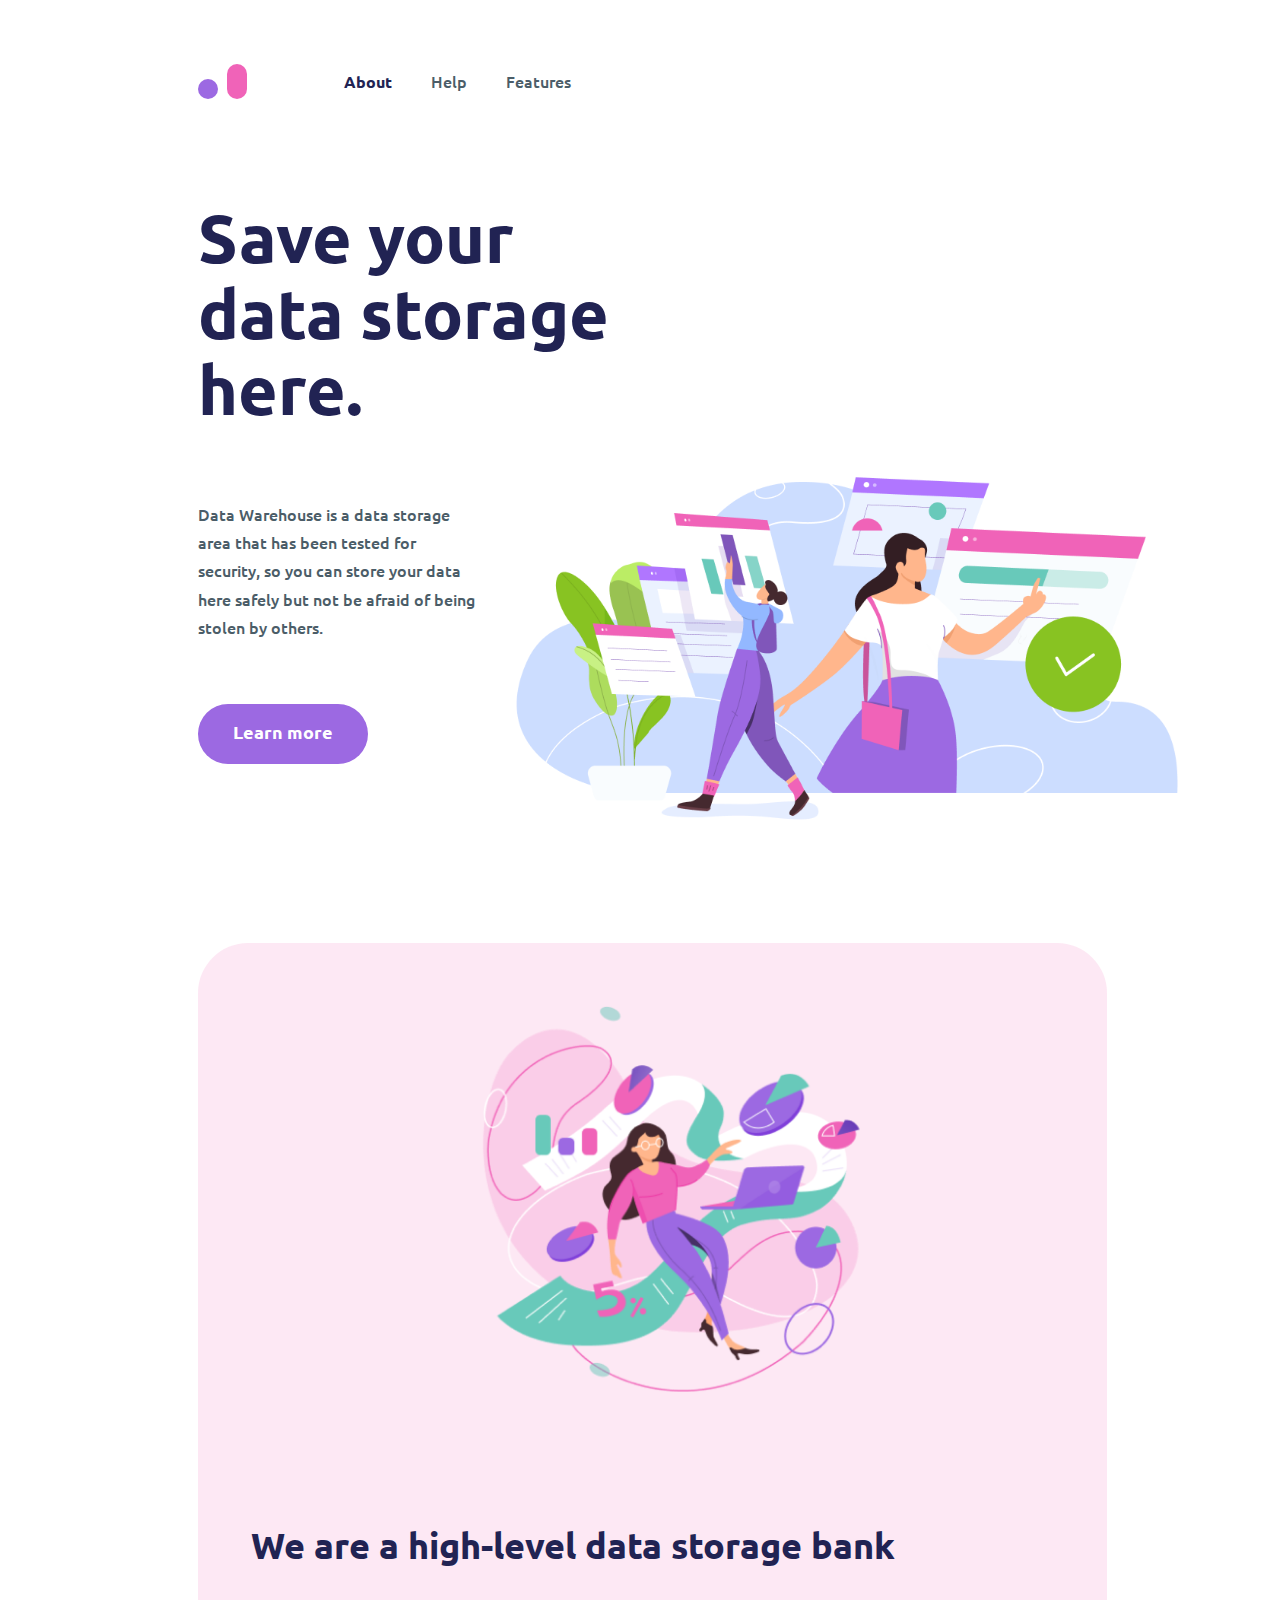
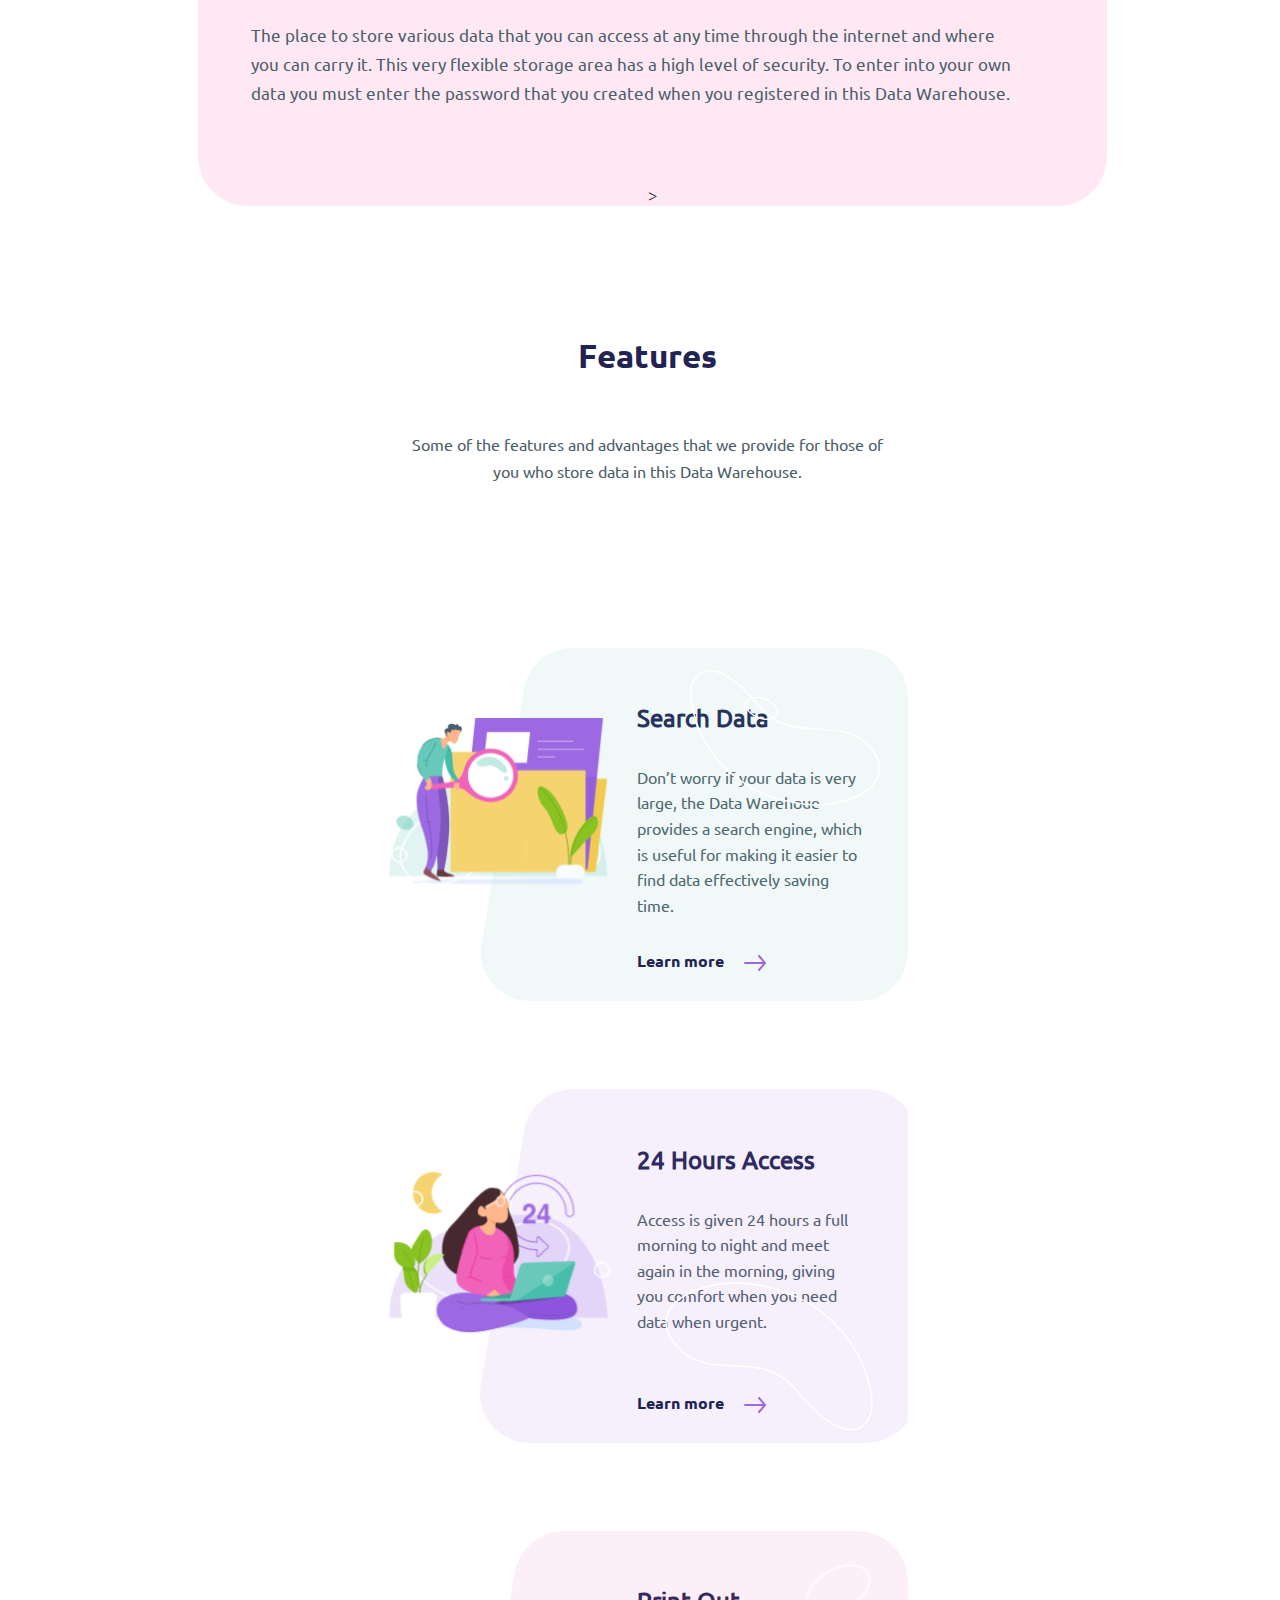
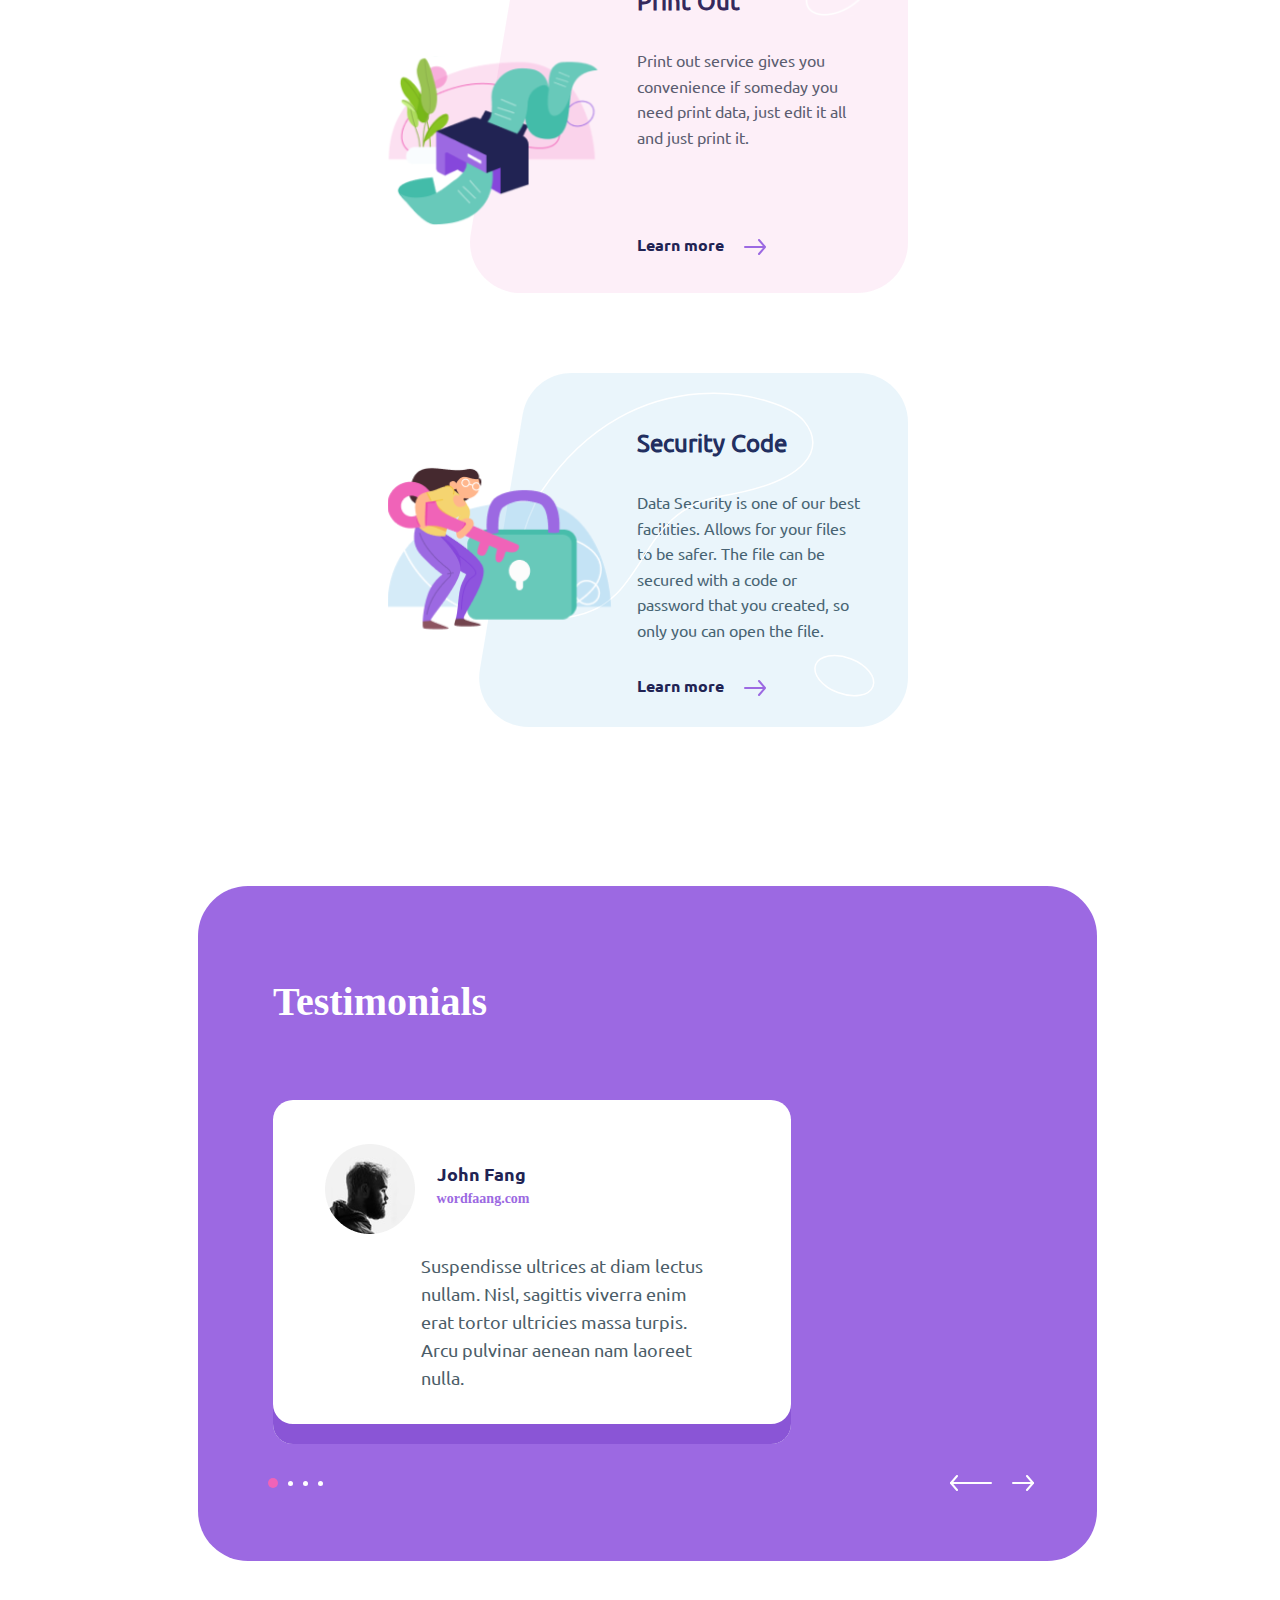
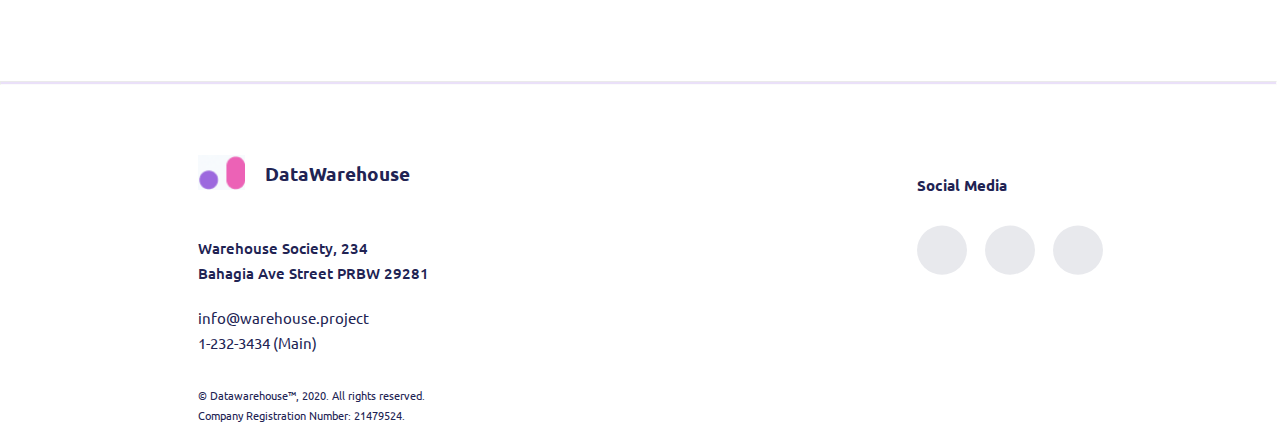
<file: module1/index.html>
<!DOCTYPE html>
<head>
    <title>Warehouse - Save your data storage here.</title>
    <meta charset="UTF-8">
    <meta name="description" content="Data Warehouse is a data storage area that has been
    tested for security, so you can store your data here
    safely but not be afraid of being stolen by others.">
    <meta name="keywords" content="warehouse, save, data, security, storage, area">
    <meta name="viewport" content="width=device-width, initial-scale=1.0, minimum-scale=1.0, maximum-scale=1.0, user-scalable=no">
    <link rel="shortcut icon" href="img/icon/favicon.png" type="image/png">
    <link rel="stylesheet" href="fonts.css">
    <link rel="stylesheet" href="favicon_model.css">
    <link rel="stylesheet" href="introduction_page.css">
    <link rel="stylesheet" href="header_and_nav.css">
    <link rel="stylesheet" href="who_are_we_page.css">
    <link rel="stylesheet" href="features_page.css">
    <link rel="stylesheet" href="testimonials_page.css">
    <link rel="stylesheet" href="footer_page.css">
</head>
<body>
    <div class="container">
        <div class="header_and_nav">
            <header>     
                <div class="favicon">
                    <div class="circle_element"></div>
                    <div class="oval_element"></div>
                </div>
            </header>
            <nav>
                <a class="highlighted_text" href="">About</a>
                <a href="">Help</a>
                <a href="">Features</a>
            </nav>
        </div>
        <article>  
            <section class="introduction_grid_container">
                <div class="introduction_page_container">
                    <h1 class="highlighted_text">Save your data storage here.</h1>
                    <p class="usual_text_font">Data Warehouse is a data storage area that has been
                        tested for security, so you can store your data here
                        safely but not be afraid of being stolen by others.</p>
                        <div class="general_learnmore_button"><a class="highlighted_text" href="">Learn more</a></div>                  
                </div>
                 <img class="introduction_img" src="img/content_image/image1.png" alt="representable_image">   
        </section>
        <section class="who_are_we_container">
            <img class="who_are_we_image"src="img/content_image/image2.png" alt="satisfied_woman">
            <div class="text_container">
                <h3 class="highlighted_text">We are a high-level data storage bank</h3>
                <p class="usual_text_font">The place to store various data that you can access at any time through the internet  and where you can carry it. 
                    This very flexible storage area has a high level of security. 
                    To enter into your own data you must enter the password that you created when you registered in this Data Warehouse. </p>
            </div>>
        </section>
        <section class="features_page_container" >
            <div class="features_page_introduction">
                <h3 class="highlighted_text">Features</h3>
                <p class="usual_text_font">Some of the features and advantages that we provide for those of you who store data in this Data Warehouse.</p>
            </div>
            <div class="cards">
                <div class="card highlighted_text">
                    <img class="background" src="img/content_image/features_images/feature_figure1.svg" alt="beatiful cloud">
                    <div class="feature_text">
                        <h4 class="highlighted_text">Search Data</h4>
                        <p class="usual_text_font">Don’t worry if your data is very large, the Data Warehoue provides a search engine, 
                            which is useful for making it easier to find data effectively saving time.</p>
                        <div class="feature_learnmore_button highlighted_text">
                            <a class="highlighted_text" href="">
                                Learn more <img class="arrow" src="img/content_image/features_images/Learnmore_arrow_button.svg" alt="arrow_link">
                            </a> 
                        </div>
                    </div>                                       
                </div>
                <div class="card highlighted_text">
                    <img class="background" src="img/content_image/features_images/feature_figure2.svg" alt="beatiful cloud">
                    <div class="feature_text">
                        <h4 class="highlighted_text">24 Hours Access</h4>
                        <p class="usual_text_font">Access is given 24 hours a full morning to night and
                            meet again in the morning, giving you comfort when
                            you need data when urgent.</p>
                        <div class="feature_learnmore_button highlighted_text">
                            <a class="highlighted_text" href="">
                                Learn more <img class="arrow" src="img/content_image/features_images/Learnmore_arrow_button.svg" alt="arrow_link">
                            </a> 
                        </div>
                    </div>                              
                </div>
                <div class="card highlighted_text">
                    <img class="background" src="img/content_image/features_images/feature_figure3.svg" alt="beatiful cloud">
                    <div class="feature_text">
                        <h4 class="highlighted_text">Print Out</h4>
                        <p class="usual_text_font">Print out service gives you convenience if someday
                            you need print data, just edit it all and just print it.</p>
                        <div class="feature_learnmore_button highlighted_text">
                            <a class="highlighted_text" href="">
                                Learn more <img class="arrow" src="img/content_image/features_images/Learnmore_arrow_button.svg" alt="arrow_link">
                            </a> 
                        </div>
                    </div>                                       
                </div>
                <div class="card highlighted_text">
                    <img class="background" src="img/content_image/features_images/feature_figure4.svg" alt="beatiful cloud">
                    <div class="feature_text">
                        <h4 class="highlighted_text">Security Code</h4>
                        <p class="usual_text_font">Data Security is one of our best facilities. Allows for your files
                            to be safer. The file can be secured with a code or password that 
                            you created, so only you can open the file.</p>
                        <div class="feature_learnmore_button highlighted_text">
                            <a class="highlighted_text" href="">
                                Learn more <img class="arrow" src="img/content_image/features_images/Learnmore_arrow_button.svg" alt="arrow_link">
                            </a> 
                        </div>
                    </div>                                        
                </div>
            </div>
        </section>
        <section class="testimonials_container">
            <h4 class="testimonials_header">Testimonials</h4>
            <div class="testimonials_card">
                <img class="photo" src="img/content_image/testimonials_images/john_fang_card.png" alt="author_photo">
                <div class="author_information">
                    <h5 class="testimonial_author_name highlighted_text">John Fang</h5>
                    <h6 class="testimonial_author_post">wordfaang.com</h6>
                </div>
                <p class="testimonial_text">Suspendisse ultrices at diam lectus nullam. 
                Nisl, sagittis viverra enim erat tortor ultricies massa turpis. 
                Arcu pulvinar aenean nam laoreet nulla.</p>
            </div>
            <div class="testimonials_nav">
                <div class="testimonials_left_slider"> 
                    <div class="point current_point"></div> <div class="point"></div> <div class="point"></div> <div class="point"></div> 
                </div>
                <div class="testimonials_right_slider"> 
                    <img src="img/content_image/testimonials_images/testimonials_rightslider_leftarrow.svg" alt="left_arrow_button">
                    <img src="img/content_image/testimonials_images/testimonials_rightslider_rightarrow.svg" alt="right_arrow_button">
                </div>
            </div> 
        </section>
    </article>
    <div class="line_container"><hr class="dividing_line"></div>
    <footer>
        <div class="left_footer_info">
            <div class="company_info">
                <img src="img/icon/favicon.png" alt="Logo">
                <h4 class="highlighted_text">DataWarehouse</h4>
            </div>
            <div class="contact_info">
                <p style="font-family: 'Ubuntu Medium';">Warehouse Society, 234
                Bahagia Ave Street PRBW 29281</p>
                <p>info@warehouse.project
                    1-232-3434 (Main)</p>
            </div>
                <p class="company_rules">© Datawarehouse™, 2020. All rights reserved.
                Company Registration Number: 21479524.</p>
        </div>
        <div class="right_footer_info">
            <h4 class="highlighted_text">Social Media</h4>
            <div class="socialmedia_imgs">
                <img src="img/content_image/footer_images/social_media_blocker.svg" alt="some_social_media">
                <img src="img/content_image/footer_images/social_media_blocker.svg" alt="some_social_media">
                <img src="img/content_image/footer_images/social_media_blocker.svg" alt="some_social_media">
            </div>
        </div>    
    </footer>  
</body>
</file>
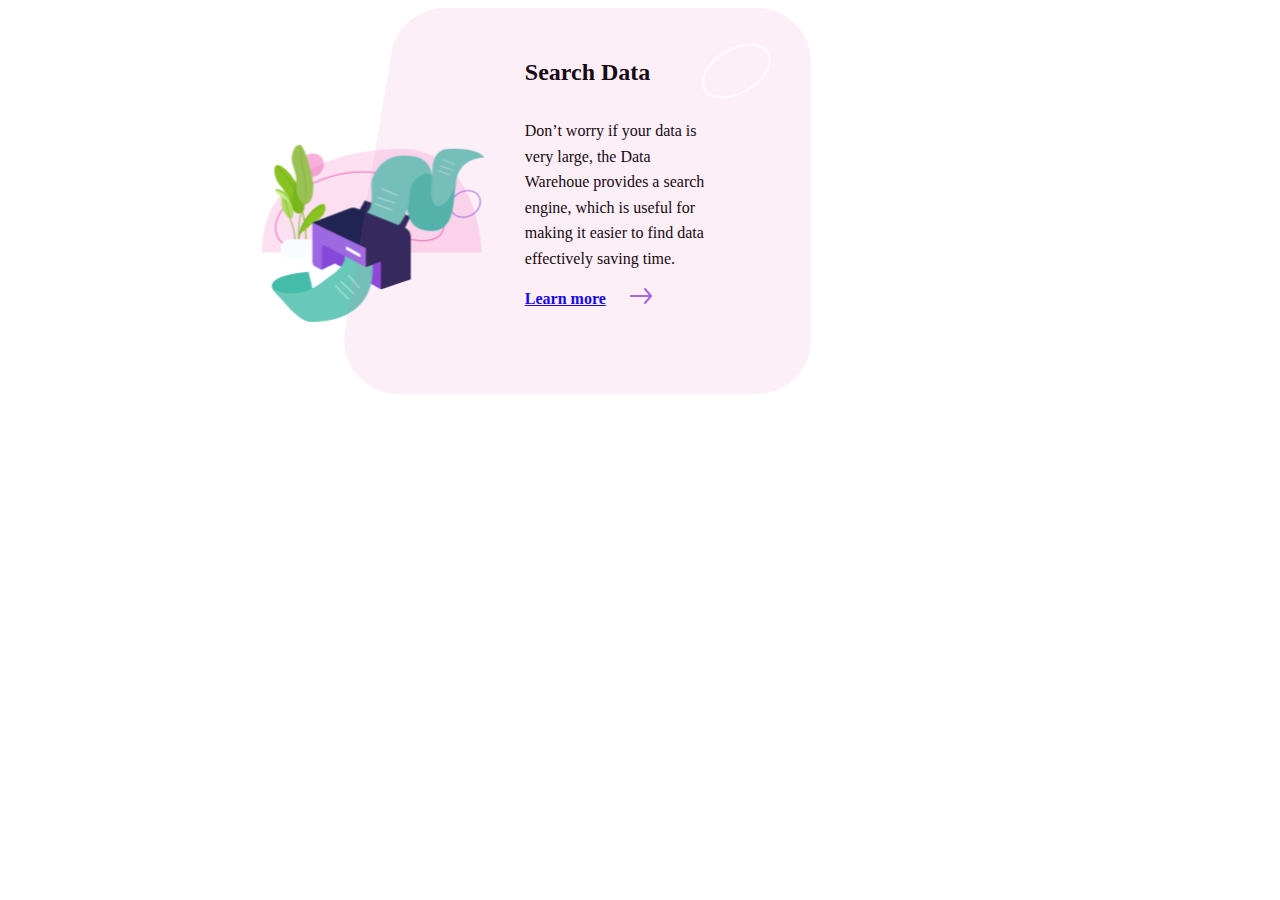
<file: module1/card_model/card_html.html>
<!DOCTYPE HTML>
<html>
    <head>
        <link rel="stylesheet" href="card_css.css">
    </head>
    <body>
        <div class="card">
            <img class="image" src="feature_figure1.svg" alt="">
            <div class="feature_text">
                <h4>Search Data</h4>
                <p>Don’t worry if your data is very large, 
                    the Data Warehoue provides a search engine, 
                    which is useful for making it easier to find
                     data effectively saving time.</p>
                <div class="feature_learnmore_button">
                    <a href="https://yandex.ru">Learn more</a>
                    <img src="Learnmore_arrow_button.svg" alt="">
                </div>
            </div>   
        </div>
    </body>
</html>
</file>
<file: module1/fonts.css>
/*Подключаем шрифт Ubuntu*/
@font-face {
	font-family: 'Ubuntu Bold'; 
	src: url(fonts/Ubuntu-Bold.ttf); 
}
@font-face {
	font-family: 'Ubuntu BoldItalic'; 
	src: url(fonts/Ubuntu-BoldItalic.ttf); 
}
@font-face {
	font-family: 'Ubuntu Italic'; 
	src: url(fonts/Ubuntu-Italic.ttf);
}
@font-face {
	font-family: 'Ubuntu Light'; 
	src: url(fonts/Ubuntu-Light.ttf) 
}
@font-face {
	font-family: 'Ubuntu LightItalic'; 
	src: url(fonts/Ubuntu-LightItalic.ttf);
}
@font-face {
	font-family: 'Ubuntu Medium'; 
	src: url(fonts/Ubuntu-Medium.ttf); 
}
@font-face {
	font-family: 'Ubuntu MediumItalic'; 
	src: url(fonts/Ubuntu-MediumItalic.ttf); 
}
@font-face {
	font-family: 'Ubuntu Regular'; 
	src: url(fonts/Ubuntu-Regular.ttf); 
}
/*Настройка ссылок*/
a { text-decoration: none;}
nav a:visited {  color: #4B5D68;}
nav a.highlighted_text:visited {  color: #212353;}
/*Настройка типов выделения, начертания текста*/
.highlighted_text { font-family:'Ubuntu Bold'; color: #212353; }
.usual_text_font {
	line-height: 173%;
    font-family: 'Ubuntu Regular';
    color: #4B5D68;
}
</file>
<file: module1/favicon_model.css>
.favicon {
    display: flex;
    column-gap: 9px;
    align-items: end;
}
.circle_element {
    
    width: 20px;
    height: 20px;
    border-radius: 20px;
    background-color:#9C69E2;
}
.oval_element {
    width: 20px;
    height: 35px;
    border-radius: 20px;
    background-color:#F063B8;
}
</file>
<file: module1/introduction_page.css>
.introduction_page_container {
    display: flex;
    flex-direction: column;
    grid-area: left_menu;
}
.introduction_page_container h1 {
    font-size: calc(20px + 72 * (100vw / 1920));
    line-height: calc(36px + 60 * (100vw / 1920));
    width: 74%;
    margin-bottom: 9%; 
}
.introduction_page_container p {
    width: 45%;
    margin-bottom: 10%;
    min-width: 250px;
    font-family: 'Ubuntu Medium';
    font-size: calc(10px + 9.5 * (100vw / 1920));
}
.general_learnmore_button
{
    display: flex;
    background-color:#9C69E2;
    width: 170px;
    height: 60px;
    border-radius: 50px;
    justify-content: center;
    align-items: center;
}
.general_learnmore_button a {
    padding-top: 15px;
    padding-bottom: 18px;
    padding-left: 37px;
    padding-right: 37px;
    font-size: 18px;
    color:#FFFFFF;
    white-space: nowrap;
}
.introduction_img {
    max-width: 180%;
    margin-left: -85%;
    margin-bottom: -18%;
    grid-area: image;
    align-self: end;
}
.introduction_grid_container {
    display: grid;
    grid-template-areas: "left_menu image";
    margin-bottom: 18%;
}
@media (max-width: 700px) {
    .introduction_img { max-width: 230%; }
}
@media (max-width: 500px) and (orientation: portrait)
{
    .introduction_img { width: 0%; }
    .introduction_grid_container { display: flex; }
    .introduction_page_container {
        width: 100%;
        align-items: center;
    }
    .introduction_page_container p { width: 100% }
    .introduction_page_container h1 { width: 100% }
}
</file>
<file: module1/header_and_nav.css>
html { overflow-x: hidden; }
body {
    background-color: #FFFFFF;
    margin: 0;
}
.container {
    width: 78%;
    margin-left: 15.5%;
    margin-top: 5%;
}
.header_and_nav {
    display: flex;
    column-gap: 9.69%;
    margin-bottom: 5.5%;  
}
nav {
    display: flex;
    align-items: center;
    column-gap: 26%;
    line-height: 25.6px;
    font-family: 'Ubuntu Medium';
}
@media (max-width: 700px) and (orientation: portrait)
{
    .container {
        width: 100%;
        margin-left: 0%;
    }
    article {
        padding-left: 10%;
        padding-right: 10%;
    }
    .header_and_nav { padding-left: 10%; }
}
@media (max-width: 500px) and (orientation: portrait)
{
    .container {
        margin-left: 0;
        margin-top: 5%; 
    }
    article {
        padding-left: 5%;
        padding-right: 5%;
    }
    .header_and_nav { 
        padding-left: 5%;
        column-gap: 3%;
    } 
}
</file>
<file: module1/who_are_we_page.css>
.who_are_we_container {
    width: 91%;
    background-color: #F063B826;
    border-radius: 50px;
    display: flex;
    margin-bottom: 13%;
}
.text_container {
    display: flex;
    flex-direction: column; 
    justify-content: center;
    margin-left: 5.8%;
    margin-right: 8.3%;
    margin-top: 7%;
    margin-bottom: 7%;
}
.text_container h3 {
    font-size: calc(20px + 24 * (100vw / 1920));
    width: 114%;
}
.text_container p {
    width: 98.5%;
    font-size: calc(10px + 10 * (100vw / 1920)); 
}
.who_are_we_image {
    max-width: 50%;
    height: 140%;
}
@media (max-width: 1350px), (max-device-width: 1350px) {
    .who_are_we_container { flex-wrap: wrap; }
    .who_are_we_image { min-width: 300px; }
    .who_are_we_container { justify-content: center; }
}
@media (max-width: 500px) and (orientation: portrait) {
    .who_are_we_image { min-width: 100%; }
    .who_are_we_container { width: 100%; }
}
</file>
<file: module1/features_page.css>
.features_page_container {
    width: 90%;
    margin-bottom: 19%;
}
.features_page_introduction {
    width: 55%;
    text-align: center;
    margin: 0 auto;
    justify-content: space-around;
    margin-bottom: 18%;
}
.features_page_container h3 {
    font-size: calc(20px + 20 * (100vw / 1920));
    padding-bottom: 4%;    
}
.cards {
    width: 100%;
    display: flex;
    flex-wrap: wrap;
    justify-content: space-between;
    row-gap: 118px;
    column-gap: 10px;
}
.card {
    position: relative;
    max-width: 520px;
}
.background {
    width: 100%;
    position: absolute;
}
.feature_text {
    width: 35%;
    padding-top: 4.5%;
    align-self: center;
    margin-left: 48%;
}
.feature_text h4 {
    font-size: 24px;
    font-family: 'Ubuntu Regular';
    white-space: nowrap;
}
.feature_text p {
    font-size: 16px;
    line-height: 25.6px;
    min-width: 225px;
    margin-bottom: 14%;
    height: 160px;
}
.feature_text a {
    font-size: 16px;
    font-weight: 800;
    position: relative;
}
.arrow {
    position: relative;
    top: 4px;
    left: 14px;
}
.feature_learnmore_button {
    display: flex;
    flex-wrap: nowrap;    
}
@media (min-width: 2251px) {
    .cards { justify-content: center; }
}
@media (max-width: 1520px) {
    .cards { justify-content: center; }
}
@media (max-width: 770px) {
    .feature_text h4 {
        font-size: calc(10px + 14 * (100vw / 770));
        margin-bottom: 0;
    }
    .feature_text p {
        font-size: calc(6px + 10 * (100vw / 770));
        line-height: calc(6px + 19 * (100vw / 770));
        height: auto;
        min-width: 140px;
        margin-bottom: 7%;
    }
    .feature_text a { font-size: calc(6px + 10 * (100vw / 770)); }
}
@media (max-width: 500px) and (orientation: portrait) {
    .features_page_container { width: 100%; }
}
</file>
<file: module1/testimonials_page.css>
.testimonials_container {
    background-color: rgba(156, 105, 226, 1);
    width: 90%;
    padding-bottom: 7%;
    border-radius: 50px;
    margin-bottom: 12%;
}
.testimonials_card, .testimonials_header, .testimonials_left_slider { margin-left: 8.3%; }
.testimonials_header {
    font-family: 'Ubuntu-Bold';
    font-size: 40px;
    line-height: 52px;
    color: rgba(255, 255, 255, 1);
    padding-top: 10%;
}
.testimonials_card {
    display: flex;
    background-color:rgba(255, 255, 255, 1);
    margin-top: 8%;
    border-radius: 20px;
    margin-right: 34%;
    box-shadow: inset 0px -20px 0 0px rgba(138, 85, 214);
    margin-bottom: 3.5%;
    flex-wrap: wrap;
}
.testimonials_card .photo {
    max-width: 90px;
    max-height: 90px;
    margin-left: 10%;
    margin-top: 8.57%;
}
.author_information {
    margin-top: 11.42%;
    margin-left: 4.2%;
}
.testimonial_author_name {
    font-size: 18px;
    line-height: 29px;
    margin: 0;
}
.testimonial_author_post {
    font-family: 'Ubuntu-Medium';
    font-size: 14px;
    color:rgba(156, 105, 226, 1);
    line-height: 22px;
    margin: 0;
}
.testimonial_text {
    font-family: 'Ubuntu Regular';
    font-size: 18px;
    color: #4B5D68;
    line-height: calc(16px + 18 * (100vw / 1920));
    width: 60.2%;
    margin-left: 28.5%;
    margin-bottom: 10%;
    margin-right: 70px;
}
.testimonials_nav {
    display: flex;
    flex-wrap: wrap;
    justify-content: space-between;
    margin-right: 7%;
}
.testimonials_left_slider {
    display: flex;
    column-gap: 10px;
    flex-wrap: nowrap;
    align-items: center;
    width: 60px;
}
.testimonials_left_slider .point {
    background-color: #FFFFFF;
    width: 5px;
    height: 5px;
    border-radius: 50%;
}
.testimonials_left_slider .current_point {
    background-color:#F063B8;
    width: 10px;
    height: 10px;
}
.testimonials_right_slider {
    display: flex;
    column-gap: 20px;
    text-align: right;
}
@media (max-width: 500px) and (orientation: portrait) {
    .testimonials_container { width: 100%; }
}
@media (max-width: 770px) {
    .testimonials_header {
        line-height: 20px;
    }
    .testimonial_text {
        font-size: calc(6px + 12 * (100vw / 770));
        width: 95%;
        margin-left: 10px;
        margin-bottom: 30px;
        margin-right: 0;
    }
}
</file>
<file: module1/footer_page.css>
footer {
    width: 92%;
    display: flex;
    flex-wrap: wrap-reverse;
}
.dividing_line {
    margin: 0;
    padding: 0;
    position: absolute;
    width: 99.6%;
    height: 2px;
    background-color: #9C69E2;
    opacity: 20%;
    left: 0;
}
.left_footer_info, .right_footer_info { margin-top: 8%; }
.company_info {
    display: flex;
    column-gap: 20px;
    margin-bottom: 12%;
}
.company_info h4 {
    margin: 0;
    font-size: 19px;
    height: 29px;
    align-self: end;
}
.company_info img { height: 35px; }
.contact_info {
    white-space: pre-line;
    font-size: 15px;
    font-family: 'Ubuntu Regular';
    color:#212353;
    margin: 0;
    padding: 0;
}
.contact_info p {
    padding: 0;
    margin: 0;
    line-height: 25px;
}
.company_rules {
    font-size: 11px;
    line-height: 20px;
    white-space: pre-line;
    font-family: 'Ubuntu Regular';
    color:#212353;
}
.right_footer_info { margin-left: auto; }
 .right_footer_info h4 {
     height: 30px;
     font-size: 15px;
 }
 .right_footer_info img{
     width: 50px;
     height: 50px;
     margin-right: 14px;
 }
 @media (max-width: 481px) {
    .right_footer_info { 
        margin-left: 0;
     }
     footer {
         padding-left: 5%;
     }
 }
</file>
<file: module1/card_model/card_css.css>
.card {  
    position: relative;
    margin-left: 20%;
    max-width: 550px;
}
.image {
    width: 100%;
    position: absolute;
}
.feature_text {
    width: 35%;
    padding-top: 3.5%;
    max-width: 222px;
    align-self: center;
    margin-left: 48%;  
}
.feature_text h4 { font-size: 24px; }
.feature_text p {
    font-size: 16px;
    line-height: 25.6px;
}
.feature_text a {
    font-size: 16px;
    font-weight: 800;
    margin-right: 18px;
}
</file>
